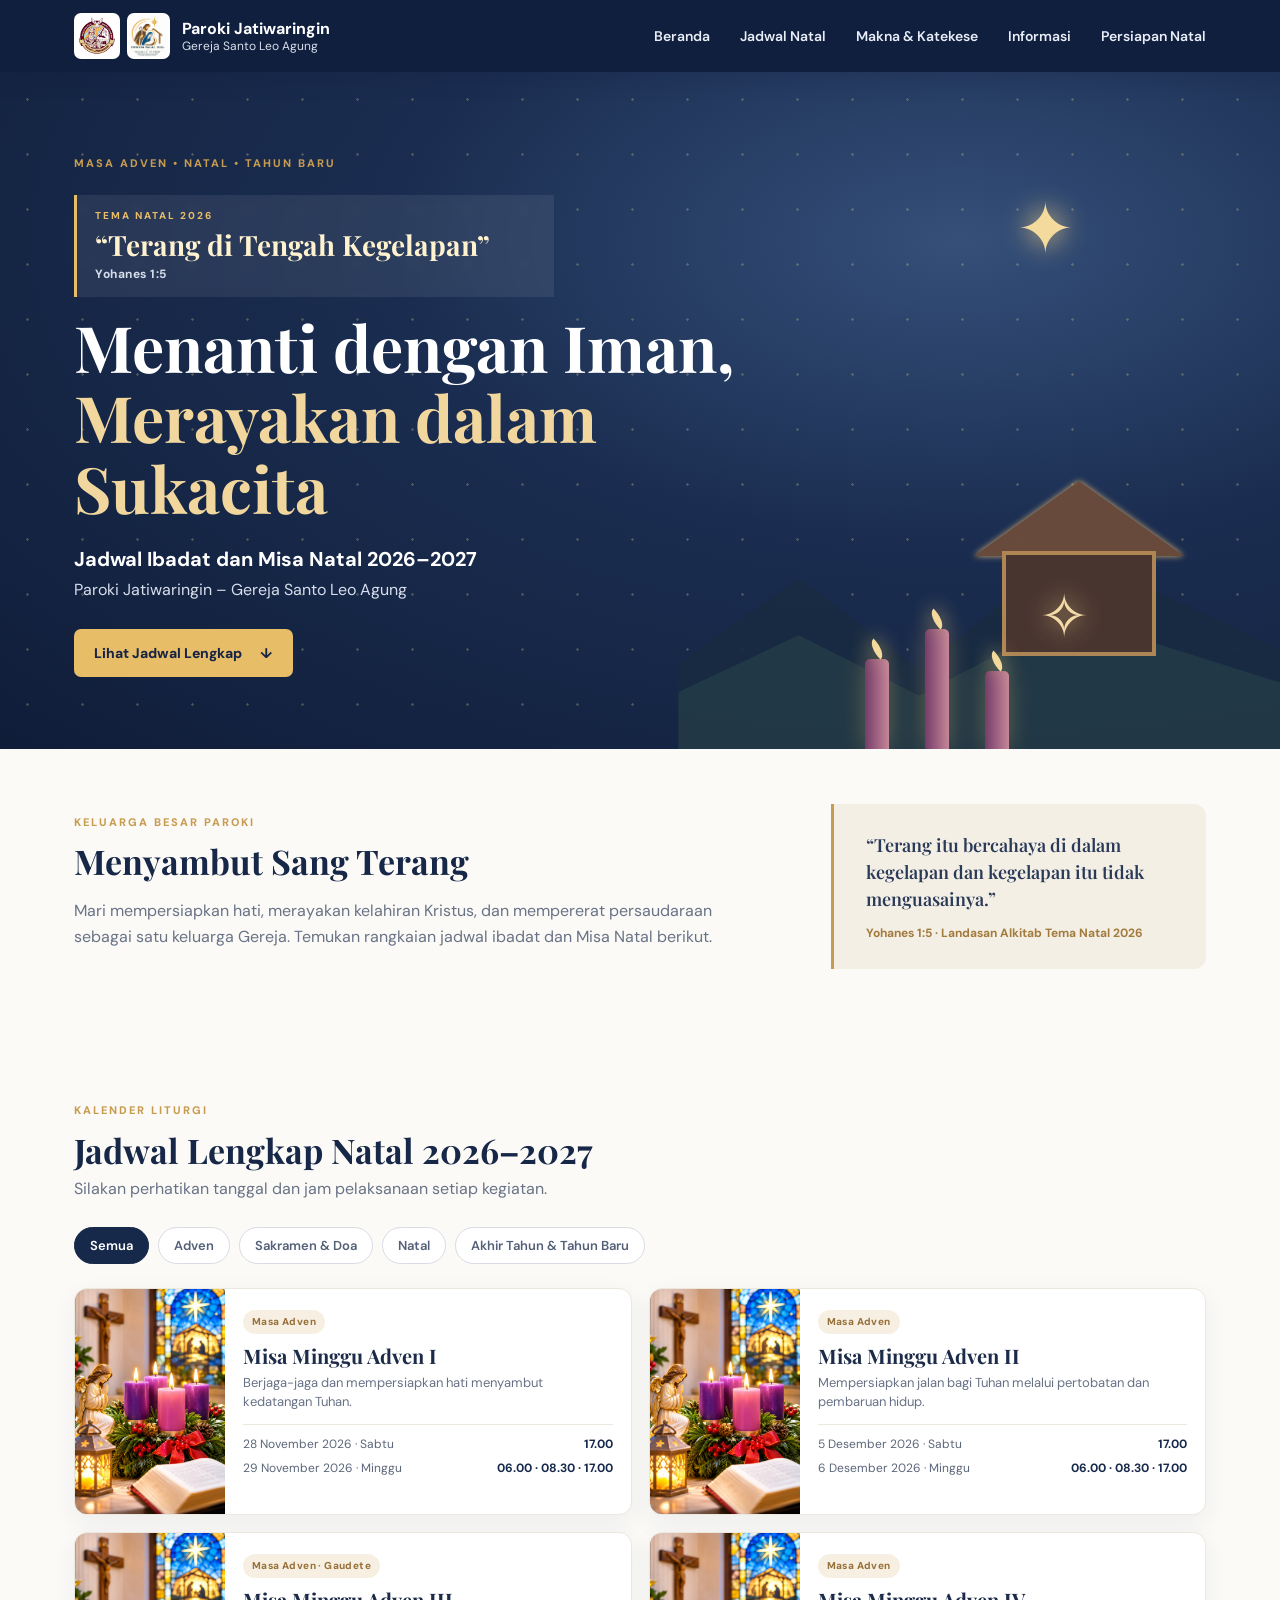
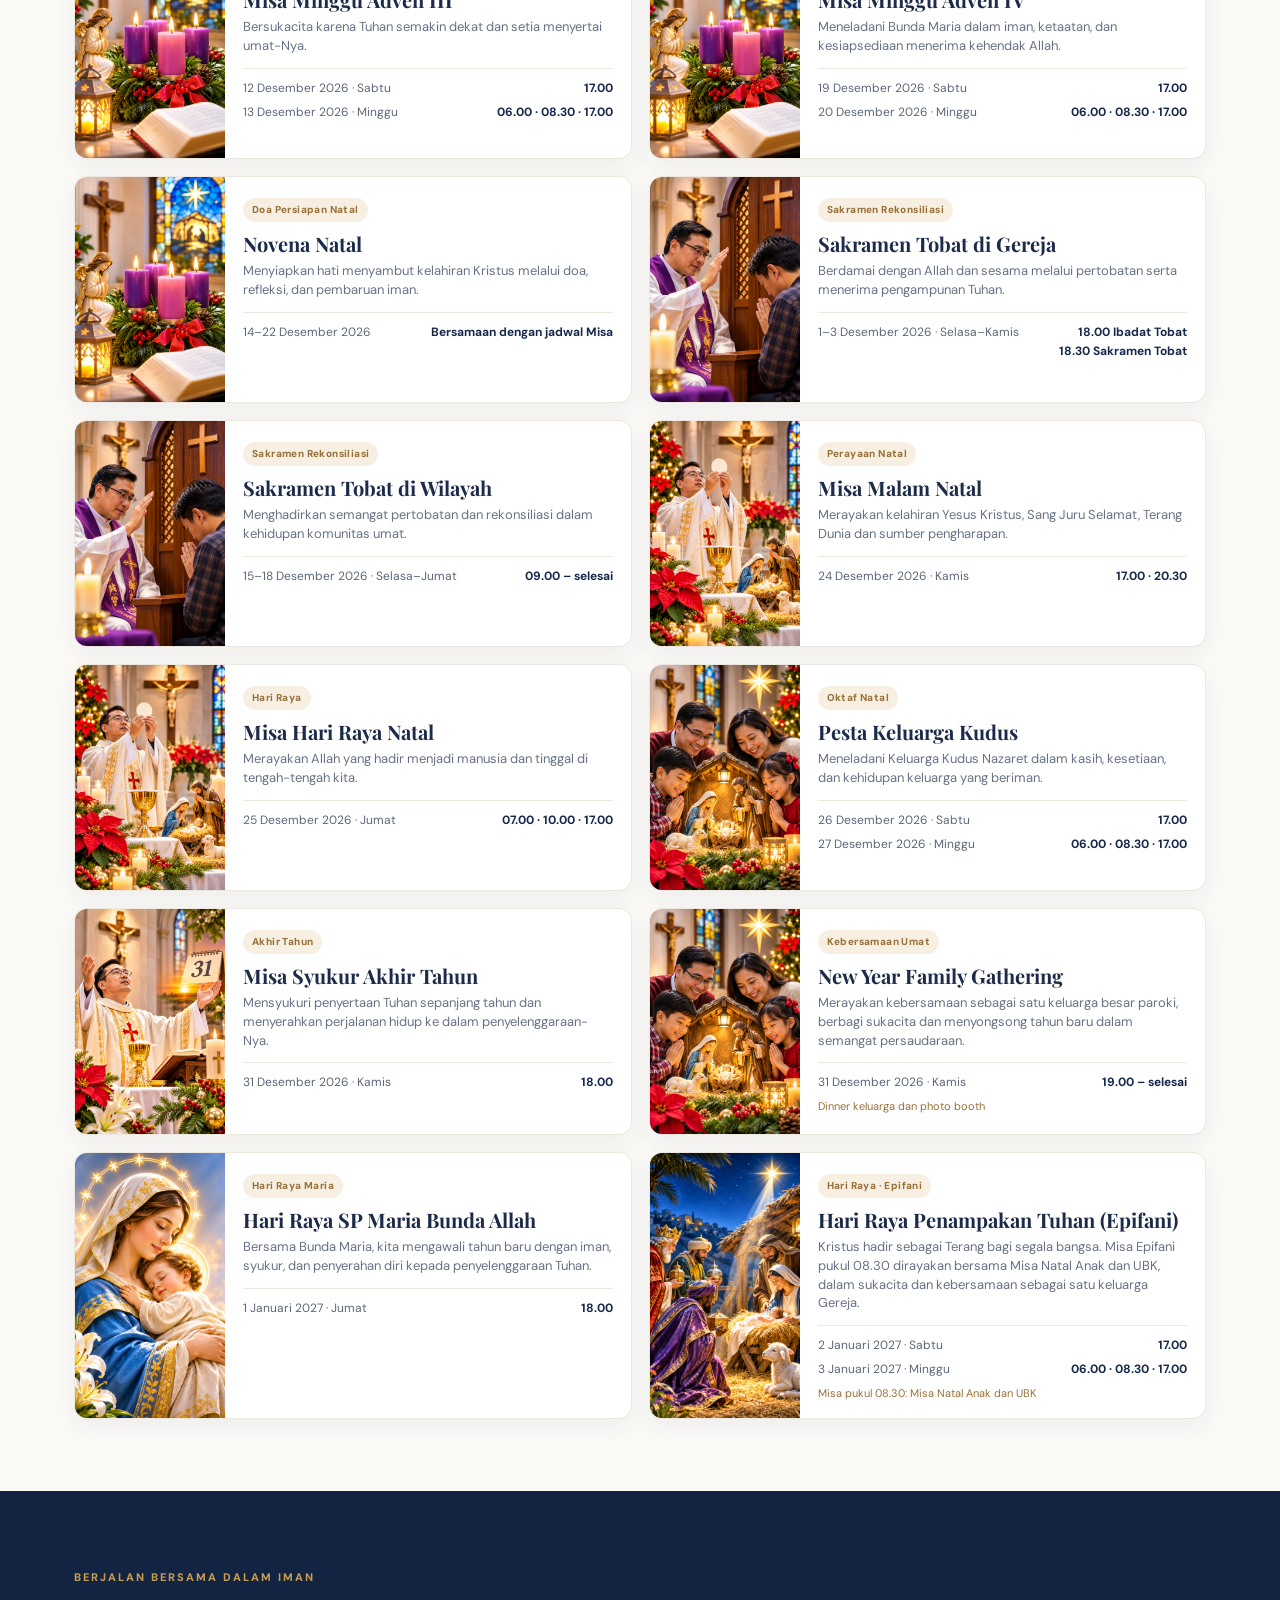
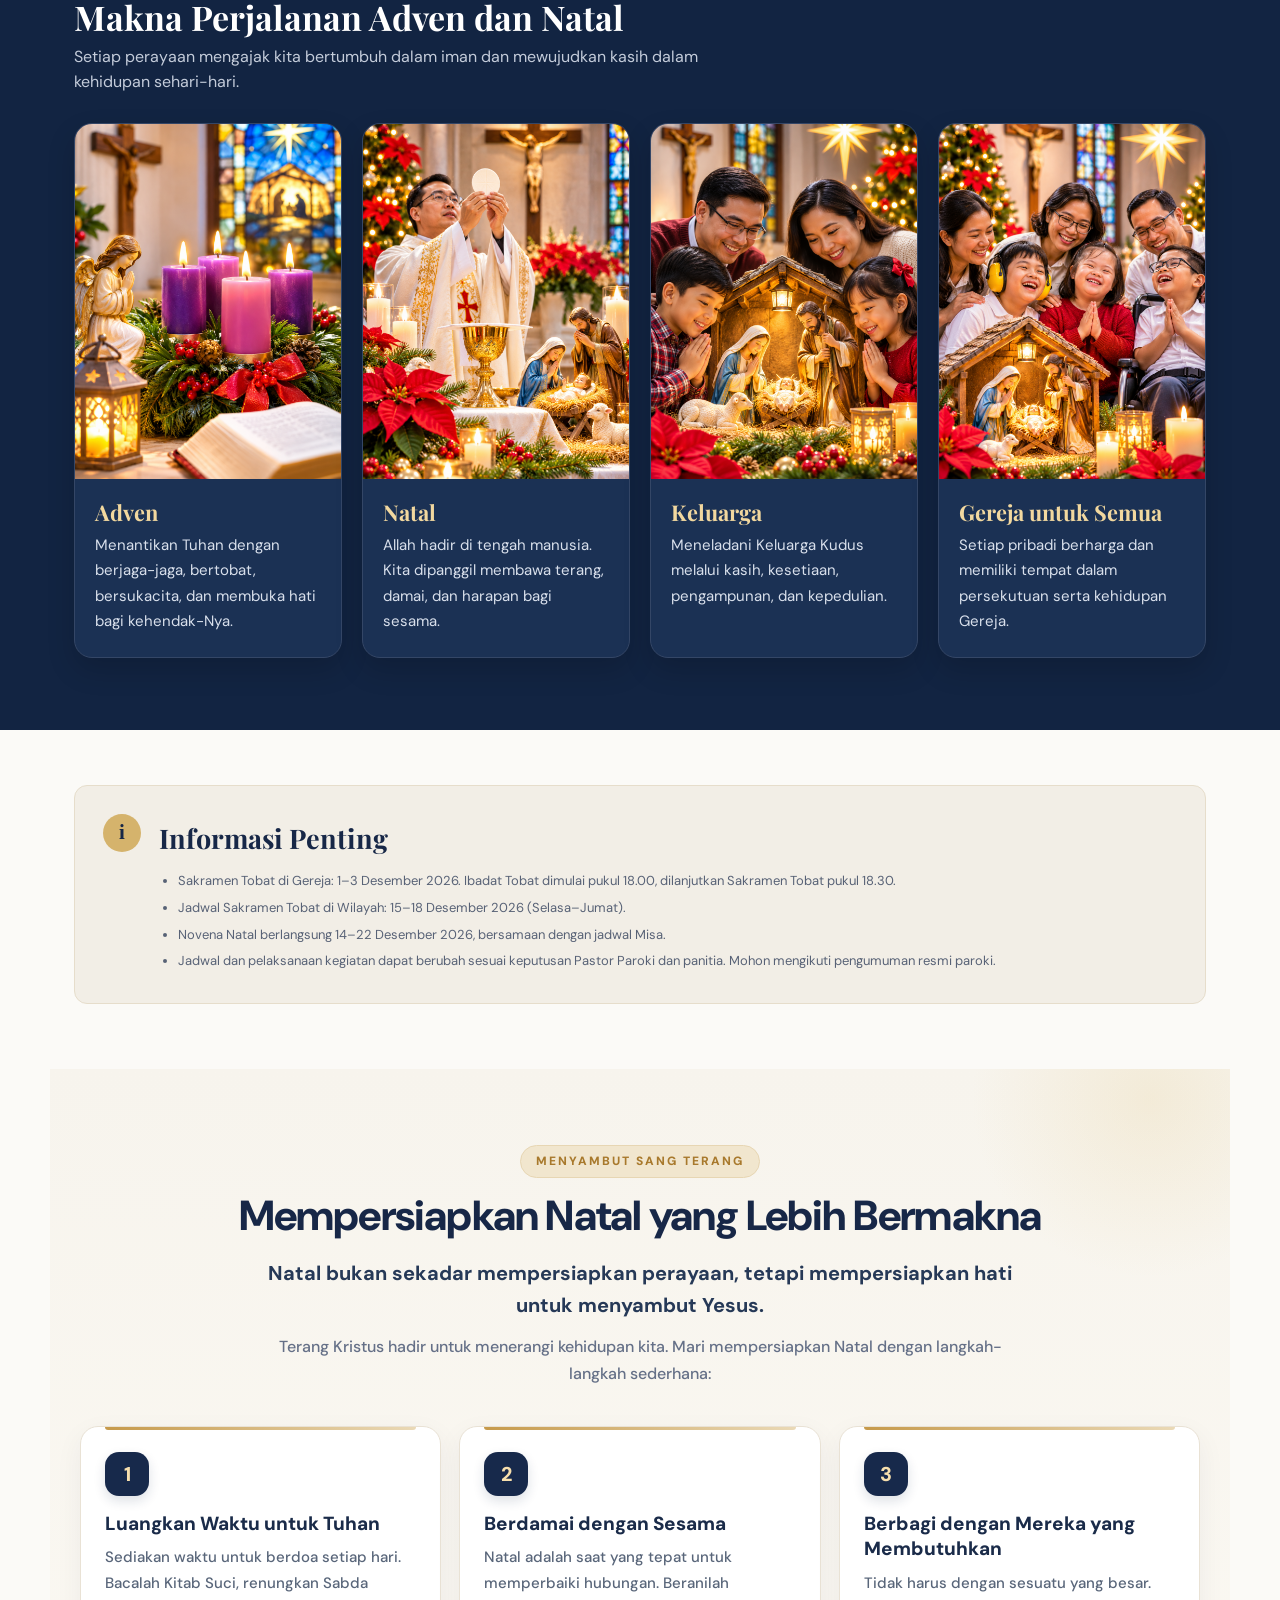
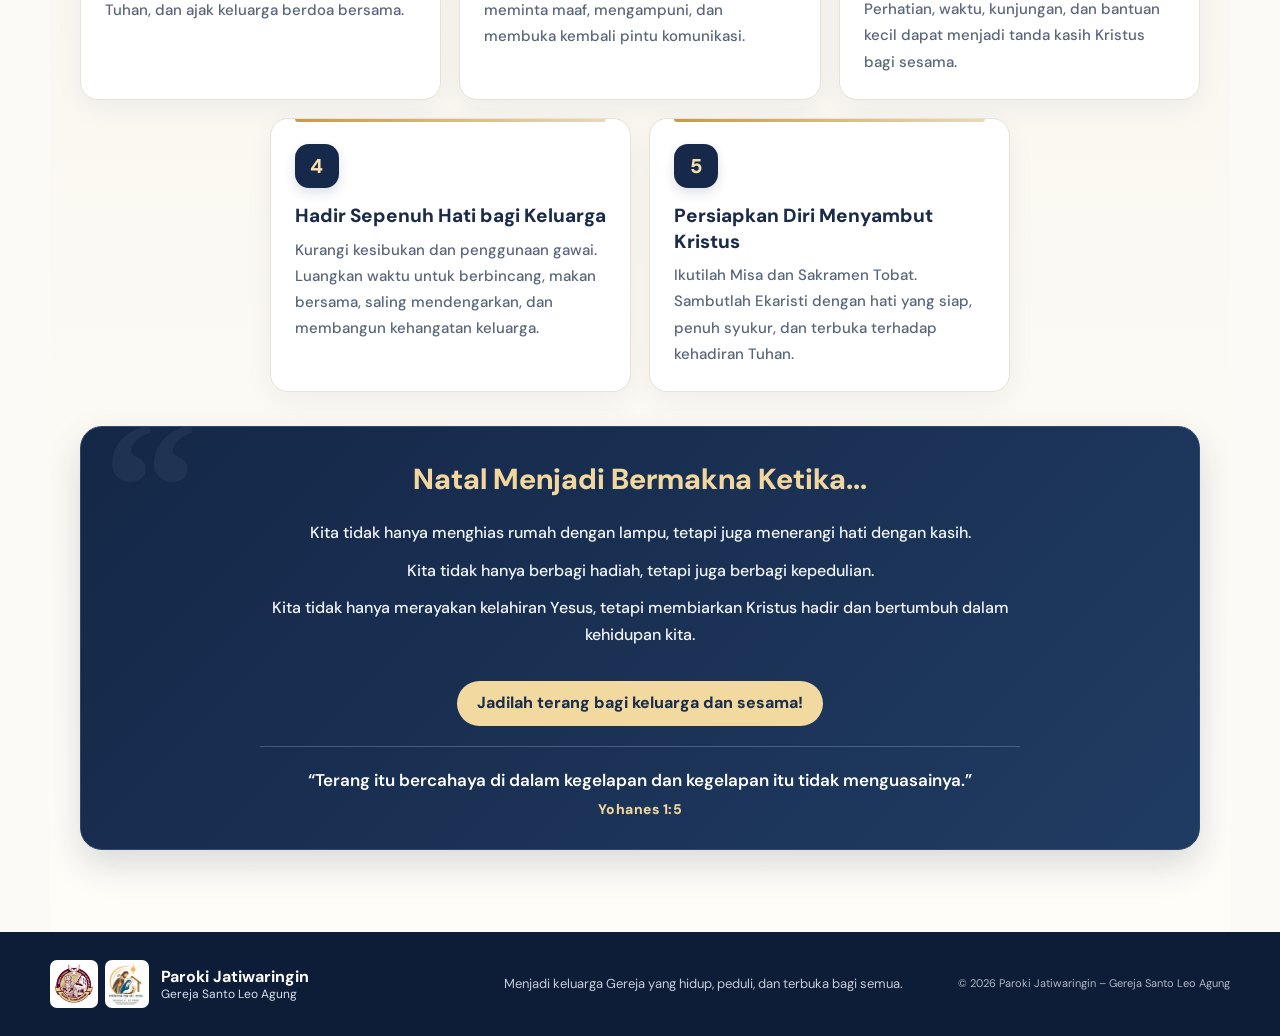
<file: index.html>
<!doctype html>
<html lang="id">
<head>
  <meta charset="utf-8">
  <meta name="viewport" content="width=device-width, initial-scale=1">
  <meta name="theme-color" content="#10264b">
  <meta name="description" content="Jadwal Ibadat dan Misa Natal 2026–2027 Paroki Jatiwaringin – Gereja St. Leo Agung. Tema Natal: Terang di Tengah Kegelapan (Yohanes 1:5).">
  <title>Jadwal Natal 2026–2027 | Paroki Jatiwaringin – Gereja St. Leo Agung</title>
  <meta property="og:type" content="website">
  <meta property="og:locale" content="id_ID">
  <meta property="og:title" content="Jadwal Natal 2026–2027 | Paroki Jatiwaringin – Gereja St. Leo Agung">
  <meta property="og:description" content="Jadwal Ibadat dan Misa Natal 2026–2027. Mari menyambut Sang Terang bersama keluarga dan umat Paroki Jatiwaringin – Gereja St. Leo Agung.">
  <meta name="twitter:card" content="summary">
  <link rel="preconnect" href="https://fonts.googleapis.com">
  <link rel="preconnect" href="https://fonts.gstatic.com" crossorigin>
  <link href="https://fonts.googleapis.com/css2?family=DM+Sans:wght@400;500;600;700;800&family=Playfair+Display:wght@600;700;800&display=swap" rel="stylesheet">
  <link rel="stylesheet" href="style.css">

<style id="preparation-natal-redesign">
/* Redesain khusus bagian persiapan Natal — mandiri di index.html */
.preparation-section{
  position:relative; overflow:hidden;
  background:linear-gradient(180deg,#f7f4ed 0%,#fffdf8 100%);
  padding:76px 24px 82px;
}
.preparation-section:before{
  content:""; position:absolute; width:360px;height:360px;border-radius:50%;
  background:radial-gradient(circle,#ead8ad55 0%,#ead8ad00 70%);
  top:-150px;right:-100px;pointer-events:none;
}
.preparation-wrap{position:relative;max-width:1120px;margin:0 auto}
.preparation-heading{max-width:850px;margin:0 auto 38px;text-align:center}
.preparation-heading .section-kicker{
  display:inline-block;color:#a8792c;background:#f1e6ce;border:1px solid #e7d6b3;
  border-radius:999px;padding:8px 15px;font:800 12px/1.2 "DM Sans",Arial,sans-serif;
  letter-spacing:2px;margin-bottom:13px
}
.preparation-heading h2{
  font:800 clamp(29px,4vw,42px)/1.18 "DM Sans",Arial,sans-serif;
  letter-spacing:-.8px;color:#172747;margin:0 0 17px
}
.preparation-lead{
  max-width:760px;margin:0 auto 12px;color:#263957;
  font:700 clamp(17px,2vw,20px)/1.6 "DM Sans",Arial,sans-serif
}
.preparation-intro{max-width:760px;margin:0 auto;color:#657087;font:500 16px/1.7 "DM Sans",Arial,sans-serif}
.preparation-grid{display:grid;grid-template-columns:repeat(6,minmax(0,1fr));gap:18px}
.preparation-card{
  grid-column:span 2;position:relative;display:flex;flex-direction:column;gap:15px;
  min-height:220px;padding:25px 24px 24px;background:#fff;
  border:1px solid #e9e2d5;border-radius:18px;
  box-shadow:0 9px 28px rgba(27,42,68,.055);
  transition:transform .2s ease,box-shadow .2s ease
}
.preparation-card:nth-child(4){grid-column:2/span 2}
.preparation-card:nth-child(5){grid-column:4/span 2}
.preparation-card:after{
  content:"";position:absolute;left:24px;right:24px;top:0;height:3px;
  border-radius:0 0 5px 5px;background:linear-gradient(90deg,#c69a4b,#ead9b6)
}
.preparation-number{
  display:grid;place-items:center;width:44px;height:44px;flex:0 0 44px;
  border-radius:14px;background:#17294b;color:#f7dfad;
  font:800 20px/1 "DM Sans",Arial,sans-serif;box-shadow:0 5px 12px #17294b24
}
.preparation-card h3{
  margin:0 0 8px;color:#1a2b49;font:800 19px/1.35 "DM Sans",Arial,sans-serif
}
.preparation-card p{margin:0;color:#59667a;font:500 15px/1.75 "DM Sans",Arial,sans-serif}
.preparation-reflection{
  position:relative;margin-top:34px;padding:34px 38px 30px;
  overflow:hidden;text-align:center;color:#fff;
  background:linear-gradient(135deg,#142747 0%,#203b62 100%);
  border:1px solid #30496b;border-radius:22px;
  box-shadow:0 15px 35px rgba(20,39,71,.16)
}
.preparation-reflection:before{
  content:"“";position:absolute;top:-35px;left:22px;color:#ffffff0d;
  font: bold 190px/1 Georgia,serif;pointer-events:none
}
.preparation-reflection h3{
  position:relative;margin:0 0 22px;color:#f1d69e;
  font:800 clamp(23px,3vw,29px)/1.25 "DM Sans",Arial,sans-serif
}
.preparation-reflection p{
  position:relative;max-width:800px;margin:10px auto;color:#f2f5fa;
  font:500 16px/1.7 "DM Sans",Arial,sans-serif
}
.preparation-callout{
  position:relative;display:inline-block;margin:23px 0 20px;padding:11px 20px;
  color:#1b2d4a;background:#f2d99f;border-radius:999px;
  font:800 16px/1.4 "DM Sans",Arial,sans-serif
}
.preparation-reflection blockquote{
  position:relative;max-width:760px;margin:0 auto;padding:19px 10px 0;
  border-top:1px solid #ffffff35;color:#fff;
  font:600 17px/1.65 "DM Sans",Arial,sans-serif
}
.preparation-reflection cite{
  display:block;margin-top:6px;color:#f1d69e;
  font:800 14px/1.4 "DM Sans",Arial,sans-serif;font-style:normal;letter-spacing:.5px
}
@media(max-width:850px){
  .preparation-grid{grid-template-columns:repeat(2,minmax(0,1fr))}
  .preparation-card,.preparation-card:nth-child(4),.preparation-card:nth-child(5){grid-column:auto}
  .preparation-card:last-child{grid-column:1/-1}
}
@media(max-width:600px){
  .preparation-section{padding:52px 18px 58px}
  .preparation-heading{text-align:left;margin-bottom:25px}
  .preparation-heading .section-kicker{font-size:10px}
  .preparation-heading h2{font-size:29px}
  .preparation-lead{font-size:17px}
  .preparation-intro{font-size:15px}
  .preparation-grid{grid-template-columns:1fr;gap:13px}
  .preparation-card,.preparation-card:last-child{grid-column:auto;min-height:0;padding:22px}
  .preparation-card h3{font-size:18px}
  .preparation-card p{font-size:15px}
  .preparation-reflection{margin-top:23px;padding:28px 20px 24px;border-radius:18px}
  .preparation-reflection p{font-size:15px}
  .preparation-callout{font-size:14px;padding:10px 15px}
  .preparation-reflection blockquote{font-size:15px}
}
</style>


<style id="meaning-section-portrait-layout">
/* Makna Perjalanan Adven dan Natal: kartu portrait dengan foto penuh */
.meaning-section .meaning-grid{
  display:grid;
  grid-template-columns:repeat(4,minmax(0,1fr));
  gap:20px;
  align-items:stretch;
}
.meaning-section .meaning-grid article{
  display:flex;
  flex-direction:column;
  min-width:0;
  padding:0 0 22px;
  overflow:hidden;
  border-radius:18px;
  background:#1b3154;
  border:1px solid #344666;
  box-shadow:0 12px 28px rgba(0,0,0,.16);
}
.meaning-section .meaning-grid article img{
  display:block;
  width:100%;
  height:auto;
  aspect-ratio:3 / 4;
  object-fit:cover;
  object-position:center;
  border-radius:0;
}
.meaning-section .meaning-grid article h3{
  margin:19px 20px 8px;
  font-size:clamp(20px,1.7vw,24px);
  line-height:1.25;
}
.meaning-section .meaning-grid article p{
  margin:0 20px;
  font-size:15px;
  line-height:1.7;
  color:#d9e0ec;
}
@media(max-width:980px){
  .meaning-section .meaning-grid{grid-template-columns:repeat(2,minmax(0,1fr));gap:16px}
  .meaning-section .meaning-grid article img{aspect-ratio:4 / 5}
}
@media(max-width:600px){
  .meaning-section .meaning-grid{grid-template-columns:1fr;gap:20px}
  .meaning-section .meaning-grid article img{
    aspect-ratio:4 / 5;
    width:100%;
    object-fit:cover;
  }
  .meaning-section .meaning-grid article{padding-bottom:20px}
  .meaning-section .meaning-grid article h3{margin:17px 18px 7px;font-size:23px}
  .meaning-section .meaning-grid article p{margin:0 18px;font-size:16px;line-height:1.65}
}
</style>


</head>
<body>
<header class="site-header">
  <div class="nav-wrap">
    <a class="brand" href="#beranda" aria-label="Panitia Natal 2026 dan Paroki Santo Leo Agung">
      <span class="brand-logos">
        <img src="assets/Logo Paroki Jatiwaringin.jpeg" alt="Logo Paroki Jatiwaringin" class="logo-paroki">
        <img src="assets/Logo.png" alt="Logo Panitia Natal 2026 Wilayah 6 St. Yosef" class="logo-panitia">
      </span>
      <span><strong>Paroki Jatiwaringin</strong><small>Gereja Santo Leo Agung</small></span>
    </a>
    <button class="menu-toggle" aria-label="Buka menu" aria-expanded="false">☰</button>
    <nav class="nav-links">
      <a href="#beranda">Beranda</a><a href="#jadwal">Jadwal Natal</a><a href="#makna">Makna & Katekese</a><a href="#informasi">Informasi</a>
        <a href="#persiapan-natal">Persiapan Natal</a>
    </nav>
  </div>
</header>

<main>
<section class="hero" id="beranda">
  <div class="hero-content">
    <p class="eyebrow">Masa Adven • Natal • Tahun Baru</p>
    <div class="theme-line"><span class="theme-label">TEMA NATAL 2026</span><strong>“Terang di Tengah Kegelapan”</strong><span class="theme-scripture">Yohanes 1:5</span></div>
    <h1>Menanti dengan Iman,<br><em>Merayakan dalam Sukacita</em></h1>
    <p class="hero-subtitle">Jadwal Ibadat dan Misa Natal 2026–2027</p>
    <p class="parish-name">Paroki Jatiwaringin – Gereja Santo Leo Agung</p>
    <a class="primary-btn" href="#jadwal">Lihat Jadwal Lengkap <span>↓</span></a>
  </div>
  <div class="hero-art" aria-hidden="true">
    <div class="star">✦</div><div class="hill hill-one"></div><div class="hill hill-two"></div>
    <div class="manger"><div class="roof"></div><div class="stable"></div><div class="holy-family">✧</div></div>
    <div class="candle candle-one"></div><div class="candle candle-two"></div><div class="candle candle-three"></div>
  </div>
</section>

<section class="intro section-shell">
  <div class="intro-copy">
    <span class="section-kicker">Keluarga Besar Paroki</span>
    <h2>Menyambut Sang Terang</h2>
    <p>Mari mempersiapkan hati, merayakan kelahiran Kristus, dan mempererat persaudaraan sebagai satu keluarga Gereja. Temukan rangkaian jadwal ibadat dan Misa Natal berikut.</p>
  </div>
  <div class="intro-verse"><span>“Terang itu bercahaya di dalam kegelapan dan kegelapan itu tidak menguasainya.”</span><small>Yohanes 1:5 · Landasan Alkitab Tema Natal 2026</small></div>
</section>

<section class="section-shell" id="jadwal">
  <div class="section-heading">
    <div><span class="section-kicker">Kalender Liturgi</span><h2>Jadwal Lengkap Natal 2026–2027</h2><p>Silakan perhatikan tanggal dan jam pelaksanaan setiap kegiatan.</p></div>
  </div>
  <div class="filter-row" role="group" aria-label="Filter jadwal">
    <button class="filter active" data-filter="semua">Semua</button>
    <button class="filter" data-filter="adven">Adven</button>
    <button class="filter" data-filter="sakramen">Sakramen & Doa</button>
    <button class="filter" data-filter="natal">Natal</button>
    <button class="filter" data-filter="tahun-baru">Akhir Tahun & Tahun Baru</button>
  </div>
  <div class="schedule-list" id="scheduleList">
    <article class="event-card" data-category="adven">
      <img src="assets/adven.svg" alt="Lilin Adven" class="event-image">
      <div class="event-main"><span class="tag">Masa Adven</span><h3>Misa Minggu Adven I</h3><p>Berjaga-jaga dan mempersiapkan hati menyambut kedatangan Tuhan.</p><div class="event-dates"><span>28 November 2026 · Sabtu</span><b>17.00</b><span>29 November 2026 · Minggu</span><b>06.00 · 08.30 · 17.00</b></div></div>
    </article>
    <article class="event-card" data-category="adven">
      <img src="assets/adven.svg" alt="Lilin Adven" class="event-image">
      <div class="event-main"><span class="tag">Masa Adven</span><h3>Misa Minggu Adven II</h3><p>Mempersiapkan jalan bagi Tuhan melalui pertobatan dan pembaruan hidup.</p><div class="event-dates"><span>5 Desember 2026 · Sabtu</span><b>17.00</b><span>6 Desember 2026 · Minggu</span><b>06.00 · 08.30 · 17.00</b></div></div>
    </article>
    <article class="event-card" data-category="adven">
      <img src="assets/adven.svg" alt="Lilin Adven ketiga" class="event-image">
      <div class="event-main"><span class="tag">Masa Adven · Gaudete</span><h3>Misa Minggu Adven III</h3><p>Bersukacita karena Tuhan semakin dekat dan setia menyertai umat-Nya.</p><div class="event-dates"><span>12 Desember 2026 · Sabtu</span><b>17.00</b><span>13 Desember 2026 · Minggu</span><b>06.00 · 08.30 · 17.00</b></div></div>
    </article>
    <article class="event-card" data-category="adven">
      <img src="assets/adven.svg" alt="Lilin Adven keempat" class="event-image">
      <div class="event-main"><span class="tag">Masa Adven</span><h3>Misa Minggu Adven IV</h3><p>Meneladani Bunda Maria dalam iman, ketaatan, dan kesiapsediaan menerima kehendak Allah.</p><div class="event-dates"><span>19 Desember 2026 · Sabtu</span><b>17.00</b><span>20 Desember 2026 · Minggu</span><b>06.00 · 08.30 · 17.00</b></div></div>
    </article>
    <article class="event-card" data-category="sakramen">
      <img src="assets/adven.svg" alt="Doa menyambut Natal" class="event-image">
      <div class="event-main"><span class="tag">Doa Persiapan Natal</span><h3>Novena Natal</h3><p>Menyiapkan hati menyambut kelahiran Kristus melalui doa, refleksi, dan pembaruan iman.</p><div class="event-dates"><span>14–22 Desember 2026</span><b>Bersamaan dengan jadwal Misa</b></div></div>
    </article>
    <article class="event-card" data-category="sakramen">
      <img src="assets/tobat.svg" alt="Salib sebagai lambang pertobatan" class="event-image">
      <div class="event-main"><span class="tag">Sakramen Rekonsiliasi</span><h3>Sakramen Tobat di Gereja</h3><p>Berdamai dengan Allah dan sesama melalui pertobatan serta menerima pengampunan Tuhan.</p><div class="event-dates"><span>1–3 Desember 2026 · Selasa–Kamis</span><b>18.00 Ibadat Tobat<br>18.30 Sakramen Tobat</b></div></div>
    </article>
    <article class="event-card" data-category="sakramen">
      <img src="assets/tobat.svg" alt="Simbol pertobatan" class="event-image">
      <div class="event-main"><span class="tag">Sakramen Rekonsiliasi</span><h3>Sakramen Tobat di Wilayah</h3><p>Menghadirkan semangat pertobatan dan rekonsiliasi dalam kehidupan komunitas umat.</p><div class="event-dates"><span>15–18 Desember 2026 · Selasa–Jumat</span><b>09.00 – selesai</b></div></div>
    </article>
    <article class="event-card" data-category="natal">
      <img src="assets/natal.svg" alt="Kelahiran Yesus di Betlehem" class="event-image">
      <div class="event-main"><span class="tag">Perayaan Natal</span><h3>Misa Malam Natal</h3><p>Merayakan kelahiran Yesus Kristus, Sang Juru Selamat, Terang Dunia dan sumber pengharapan.</p><div class="event-dates"><span>24 Desember 2026 · Kamis</span><b>17.00 · 20.30</b></div></div>
    </article>
    <article class="event-card" data-category="natal">
      <img src="assets/natal.svg" alt="Kandang Natal" class="event-image">
      <div class="event-main"><span class="tag">Hari Raya</span><h3>Misa Hari Raya Natal</h3><p>Merayakan Allah yang hadir menjadi manusia dan tinggal di tengah-tengah kita.</p><div class="event-dates"><span>25 Desember 2026 · Jumat</span><b>07.00 · 10.00 · 17.00</b></div></div>
    </article>
    <article class="event-card" data-category="natal">
      <img src="assets/keluarga.svg" alt="Keluarga dalam kebersamaan" class="event-image">
      <div class="event-main"><span class="tag">Oktaf Natal</span><h3>Pesta Keluarga Kudus</h3><p>Meneladani Keluarga Kudus Nazaret dalam kasih, kesetiaan, dan kehidupan keluarga yang beriman.</p><div class="event-dates"><span>26 Desember 2026 · Sabtu</span><b>17.00</b><span>27 Desember 2026 · Minggu</span><b>06.00 · 08.30 · 17.00</b></div></div>
    </article>
    <article class="event-card" data-category="tahun-baru">
      <img src="assets/syukur.svg" alt="Cahaya malam penuh syukur" class="event-image">
      <div class="event-main"><span class="tag">Akhir Tahun</span><h3>Misa Syukur Akhir Tahun</h3><p>Mensyukuri penyertaan Tuhan sepanjang tahun dan menyerahkan perjalanan hidup ke dalam penyelenggaraan-Nya.</p><div class="event-dates"><span>31 Desember 2026 · Kamis</span><b>18.00</b></div></div>
    </article>
    <article class="event-card" data-category="tahun-baru">
      <img src="assets/keluarga.svg" alt="Kebersamaan keluarga" class="event-image">
      <div class="event-main"><span class="tag">Kebersamaan Umat</span><h3>New Year Family Gathering</h3><p>Merayakan kebersamaan sebagai satu keluarga besar paroki, berbagi sukacita dan menyongsong tahun baru dalam semangat persaudaraan.</p><div class="event-dates"><span>31 Desember 2026 · Kamis</span><b>19.00 – selesai</b><small>Dinner keluarga dan photo booth</small></div></div>
    </article>
    <article class="event-card" data-category="tahun-baru">
      <!-- Gambar Maria Bunda Allah -->
      <img src="assets/maria-bunda-allah.svg" alt="Hari Raya Santa Perawan Maria Bunda Allah" class="event-image">
      <div class="event-main"><span class="tag">Hari Raya Maria</span><h3>Hari Raya SP Maria Bunda Allah</h3><p>Bersama Bunda Maria, kita mengawali tahun baru dengan iman, syukur, dan penyerahan diri kepada penyelenggaraan Tuhan.</p><div class="event-dates"><span>1 Januari 2027 · Jumat</span><b>18.00</b></div></div>
    </article>
    <article class="event-card" data-category="natal">
      <img src="assets/epifani.svg" alt="Bintang penuntun orang Majus menuju Kanak-kanak Yesus" class="event-image">
      <div class="event-main"><span class="tag">Hari Raya · Epifani</span><h3>Hari Raya Penampakan Tuhan (Epifani)</h3><p>Kristus hadir sebagai Terang bagi segala bangsa. Misa Epifani pukul 08.30 dirayakan bersama Misa Natal Anak dan UBK, dalam sukacita dan kebersamaan sebagai satu keluarga Gereja.</p><div class="event-dates"><span>2 Januari 2027 · Sabtu</span><b>17.00</b><span>3 Januari 2027 · Minggu</span><b>06.00 · 08.30 · 17.00</b><small>Misa pukul 08.30: Misa Natal Anak dan UBK</small></div></div>
    </article>
  </div>
  <p class="no-results" id="noResults" hidden>Tidak ditemukan kegiatan yang sesuai.</p>
</section>

<section class="meaning-section" id="makna">
  <div class="section-shell">
    <div class="section-heading light-heading"><div><span class="section-kicker">Berjalan Bersama dalam Iman</span><h2>Makna Perjalanan Adven dan Natal</h2><p>Setiap perayaan mengajak kita bertumbuh dalam iman dan mewujudkan kasih dalam kehidupan sehari-hari.</p></div></div>
    <div class="meaning-grid">
      <article><img src="assets/adven.svg" alt=""><h3>Adven</h3><p>Menantikan Tuhan dengan berjaga-jaga, bertobat, bersukacita, dan membuka hati bagi kehendak-Nya.</p></article>
      <article><img src="assets/natal.svg" alt=""><h3>Natal</h3><p>Allah hadir di tengah manusia. Kita dipanggil membawa terang, damai, dan harapan bagi sesama.</p></article>
      <article><img src="assets/keluarga.svg" alt=""><h3>Keluarga</h3><p>Meneladani Keluarga Kudus melalui kasih, kesetiaan, pengampunan, dan kepedulian.</p></article>
      <article><img src="assets/ubk.svg" alt=""><h3>Gereja untuk Semua</h3><p>Setiap pribadi berharga dan memiliki tempat dalam persekutuan serta kehidupan Gereja.</p></article>
    </div>
  </div>
</section>

<section class="section-shell info-section" id="informasi">
  <div class="info-card">
    <div class="info-icon">i</div><div><h2>Informasi Penting</h2>
      <ul>
        <li>Sakramen Tobat di Gereja: 1–3 Desember 2026. Ibadat Tobat dimulai pukul 18.00, dilanjutkan Sakramen Tobat pukul 18.30.</li>
        <li>Jadwal Sakramen Tobat di Wilayah: 15–18 Desember 2026 (Selasa–Jumat).</li>
        <li>Novena Natal berlangsung 14–22 Desember 2026, bersamaan dengan jadwal Misa.</li>
                <li>Jadwal dan pelaksanaan kegiatan dapat berubah sesuai keputusan Pastor Paroki dan panitia. Mohon mengikuti pengumuman resmi paroki.</li>
      </ul>
    </div>
  </div>
</section>

<section class="section-shell preparation-section" id="persiapan-natal" aria-labelledby="preparation-title">
  <div class="preparation-wrap">
    <div class="preparation-heading">
      <span class="section-kicker">MENYAMBUT SANG TERANG</span>
      <h2 id="preparation-title">Mempersiapkan Natal yang Lebih Bermakna</h2>
      <p class="preparation-lead">Natal bukan sekadar mempersiapkan perayaan, tetapi mempersiapkan hati untuk menyambut Yesus.</p>
      <p class="preparation-intro">Terang Kristus hadir untuk menerangi kehidupan kita. Mari mempersiapkan Natal dengan langkah-langkah sederhana:</p>
    </div>

    <div class="preparation-grid">
      <article class="preparation-card">
        <span class="preparation-number">1</span>
        <div><h3>Luangkan Waktu untuk Tuhan</h3><p>Sediakan waktu untuk berdoa setiap hari. Bacalah Kitab Suci, renungkan Sabda Tuhan, dan ajak keluarga berdoa bersama.</p></div>
      </article>
      <article class="preparation-card">
        <span class="preparation-number">2</span>
        <div><h3>Berdamai dengan Sesama</h3><p>Natal adalah saat yang tepat untuk memperbaiki hubungan. Beranilah meminta maaf, mengampuni, dan membuka kembali pintu komunikasi.</p></div>
      </article>
      <article class="preparation-card">
        <span class="preparation-number">3</span>
        <div><h3>Berbagi dengan Mereka yang Membutuhkan</h3><p>Tidak harus dengan sesuatu yang besar. Perhatian, waktu, kunjungan, dan bantuan kecil dapat menjadi tanda kasih Kristus bagi sesama.</p></div>
      </article>
      <article class="preparation-card">
        <span class="preparation-number">4</span>
        <div><h3>Hadir Sepenuh Hati bagi Keluarga</h3><p>Kurangi kesibukan dan penggunaan gawai. Luangkan waktu untuk berbincang, makan bersama, saling mendengarkan, dan membangun kehangatan keluarga.</p></div>
      </article>
      <article class="preparation-card">
        <span class="preparation-number">5</span>
        <div><h3>Persiapkan Diri Menyambut Kristus</h3><p>Ikutilah Misa dan Sakramen Tobat. Sambutlah Ekaristi dengan hati yang siap, penuh syukur, dan terbuka terhadap kehadiran Tuhan.</p></div>
      </article>
    </div>

    <div class="preparation-reflection">
      <h3>Natal Menjadi Bermakna Ketika...</h3>
      <p>Kita tidak hanya menghias rumah dengan lampu, tetapi juga menerangi hati dengan kasih.</p>
      <p>Kita tidak hanya berbagi hadiah, tetapi juga berbagi kepedulian.</p>
      <p>Kita tidak hanya merayakan kelahiran Yesus, tetapi membiarkan Kristus hadir dan bertumbuh dalam kehidupan kita.</p>
      <strong class="preparation-callout">Jadilah terang bagi keluarga dan sesama!</strong>
      <blockquote>“Terang itu bercahaya di dalam kegelapan dan kegelapan itu tidak menguasainya.”<cite>Yohanes 1:5</cite></blockquote>
    </div>
  </div>
</section>

</main>

<footer id="kontak">
  <div class="footer-inner"><div class="footer-brand"><span class="brand-logos"><img src="assets/Logo Paroki Jatiwaringin.jpeg" alt="Logo Paroki Jatiwaringin" class="logo-paroki"><img src="assets/Logo.png" alt="Logo Panitia Natal 2026" class="logo-panitia"></span><div><strong>Paroki Jatiwaringin</strong><small>Gereja Santo Leo Agung</small></div></div><p>Menjadi keluarga Gereja yang hidup, peduli, dan terbuka bagi semua.</p><small>© 2026 Paroki Jatiwaringin – Gereja Santo Leo Agung</small></div>
</footer>
<script src="script.js"></script>
</body></html>
</file>
<file: style.css>
*{box-sizing:border-box}html{scroll-behavior:smooth;scroll-padding-top:88px}body{margin:0;color:#1b2740;background:#fbfaf7;font-family:"DM Sans",Arial,sans-serif;line-height:1.6}.site-header{position:sticky;top:0;z-index:20;background:#101f3d;color:#fff;box-shadow:0 5px 24px #0b173326}.nav-wrap{max-width:1180px;margin:auto;padding:13px 24px;display:flex;align-items:center;justify-content:space-between}.brand,.footer-brand{display:flex;align-items:center;gap:12px;color:#fff;text-decoration:none}.brand-mark{width:38px;height:38px;display:grid;place-items:center;border:1px solid #d8b56e;border-radius:50%;color:#f3d48e;font-size:22px}.brand strong,.brand small,.footer-brand strong,.footer-brand small{display:block;line-height:1.25}.brand small,.footer-brand small{font-size:12px;color:#d9dfec}.nav-links{display:flex;gap:30px}.nav-links a{color:#e8edf7;text-decoration:none;font-size:14px;font-weight:600}.nav-links a:hover{color:#f4cf7e}.menu-toggle{display:none;background:none;border:0;color:white;font-size:25px}.hero{position:relative;overflow:hidden;min-height:480px;background:radial-gradient(ellipse at 75% 25%,#354f79 0,#1a2d50 42%,#101d39 100%);color:#fff;display:flex;align-items:center}.hero:before{content:"";position:absolute;inset:0;background-image:radial-gradient(#f9df9c 1px,transparent 1.5px);background-size:55px 55px;opacity:.24}.hero-content{position:relative;z-index:2;width:min(1180px,100%);margin:auto;padding:72px 24px}.eyebrow,.section-kicker{color:#c89c50;text-transform:uppercase;letter-spacing:2px;font-size:11px;font-weight:800}.hero h1{font:700 clamp(38px,5vw,66px)/1.1 "Playfair Display",Georgia,serif;max-width:720px;margin:15px 0;color:#fff}.hero h1 em{color:#f1d79e;font-style:normal}.hero-subtitle{font-size:20px;font-weight:700;margin:20px 0 0}.parish-name{color:#d7deec;margin:2px 0 26px}.primary-btn{display:inline-flex;gap:18px;align-items:center;padding:13px 20px;background:#e8bd68;color:#172443;text-decoration:none;border-radius:7px;font-weight:800;font-size:14px}.hero-art{position:absolute;right:0;bottom:0;width:47%;height:100%;opacity:.95}.star{position:absolute;right:34%;top:15%;font-size:70px;color:#ffe3a0;text-shadow:0 0 28px #ffdb87}.hill{position:absolute;bottom:0;width:100%;height:42%;clip-path:polygon(0 70%,20% 40%,40% 72%,65% 30%,100% 65%,100% 100%,0 100%)}.hill-one{background:#182b42}.hill-two{height:28%;background:#253c48;opacity:.8}.manger{position:absolute;right:16%;bottom:13%;width:210px;height:180px}.roof{position:absolute;left:0;top:0;width:0;height:0;border-left:105px solid transparent;border-right:105px solid transparent;border-bottom:75px solid #6d4c3b;filter:drop-shadow(0 0 3px #e3b975)}.stable{position:absolute;left:28px;top:70px;width:154px;height:105px;background:#4c362f;border:4px solid #b78a55}.holy-family{position:absolute;top:88px;left:65px;color:#ffe6ad;font-size:60px;text-shadow:0 0 24px #f4d58d}.candle{position:absolute;bottom:0;width:24px;height:120px;border-radius:5px 5px 0 0;background:linear-gradient(90deg,#7a3f6c,#d08c9d);box-shadow:0 0 25px #edc46b55}.candle:before{content:"";position:absolute;width:10px;height:20px;background:#ffe3a0;border-radius:100% 0 100% 0;transform:rotate(-45deg);top:-20px;left:7px;box-shadow:0 0 20px #ffd77c}.candle-one{right:65%;height:90px}.candle-two{right:55%;height:120px}.candle-three{right:45%;height:78px}.section-shell{max-width:1180px;margin:auto;padding:72px 24px}.intro{display:grid;grid-template-columns:1.3fr .7fr;gap:60px;align-items:center;padding-top:55px;padding-bottom:55px}.intro h2,.section-heading h2,.info-card h2{font:700 34px/1.2 "Playfair Display",Georgia,serif;margin:8px 0 14px;color:#172747}.intro-copy p,.section-heading p{color:#697386;max-width:700px}.intro-verse{padding:28px 32px;border-left:3px solid #c89c50;background:#f4efe5;border-radius:0 12px 12px 0;font:600 18px/1.5 "Playfair Display",Georgia,serif;color:#293958}.intro-verse small{display:block;margin-top:12px;color:#a27b3d;font:700 12px "DM Sans",sans-serif}.section-heading{display:flex;justify-content:space-between;align-items:end;gap:30px;margin-bottom:25px}.section-heading h2{margin-bottom:6px}.section-heading p{margin:0}.search-wrap{min-width:220px}.search-wrap label{display:block;font-size:12px;font-weight:700;margin-bottom:5px}.search-wrap input{width:100%;padding:11px 13px;border:1px solid #d8dce4;border-radius:7px;font:inherit;background:white}.filter-row{display:flex;gap:9px;flex-wrap:wrap;margin:24px 0}.filter{border:1px solid #d9dce4;background:#fff;color:#536078;padding:9px 15px;border-radius:30px;font:600 13px "DM Sans",sans-serif;cursor:pointer}.filter.active,.filter:hover{background:#17294b;color:#fff;border-color:#17294b}.schedule-list{display:grid;grid-template-columns:repeat(2,minmax(0,1fr));gap:17px}.event-card{display:grid;grid-template-columns:150px 1fr;overflow:hidden;background:#fff;border:1px solid #ece8df;border-radius:13px;box-shadow:0 8px 25px #1a2b4810;min-height:220px}.event-image{width:100%;height:100%;min-height:220px;object-fit:cover}.event-main{padding:18px 18px 16px}.tag{display:inline-block;color:#98703a;background:#f7f0e2;padding:4px 9px;border-radius:20px;font-size:10px;font-weight:800;letter-spacing:.4px}.event-main h3{font:700 20px/1.25 "Playfair Display",Georgia,serif;margin:9px 0 6px;color:#1c2b49}.event-main p{font-size:13px;color:#687286;margin:0 0 12px;line-height:1.45}.event-dates{display:grid;grid-template-columns:1fr auto;gap:5px 12px;padding-top:10px;border-top:1px solid #eee9df;font-size:12px;color:#5c6679}.event-dates b{color:#17294b;text-align:right}.event-dates small{grid-column:1/-1;color:#98703a;font-size:11px}.no-results{padding:24px;text-align:center;color:#687286}.meaning-section{background:#122442;color:#fff}.light-heading h2{color:#fff}.light-heading p{color:#c4ccda}.meaning-grid{display:grid;grid-template-columns:repeat(4,1fr);gap:18px;margin-top:28px}.meaning-grid article{background:#1b3154;border:1px solid #344666;border-radius:12px;overflow:hidden;padding-bottom:18px}.meaning-grid img{width:100%;height:130px;object-fit:cover}.meaning-grid h3{margin:14px 16px 5px;color:#f2d89f;font:700 20px "Playfair Display",serif}.meaning-grid p{margin:0 16px;color:#d2d9e4;font-size:13px}.info-section{padding-top:55px;padding-bottom:65px}.info-card{display:flex;gap:18px;padding:28px;background:#f2eee6;border:1px solid #e6ddcb;border-radius:13px}.info-icon{flex:0 0 38px;height:38px;border-radius:50%;display:grid;place-items:center;background:#d5b36c;color:#172747;font-weight:800;font-family:Georgia,serif;font-size:21px}.info-card h2{font-size:27px}.info-card ul{padding-left:19px;margin:10px 0 0;color:#586276;font-size:13px}.info-card li{padding:3px 0}footer{background:#0e1d37;color:#fff;padding:28px 24px}.footer-inner{max-width:1180px;margin:auto;display:grid;grid-template-columns:1fr 1fr auto;align-items:center;gap:20px}.footer-inner p{color:#c3ccda;font-size:13px}.footer-inner>small{color:#aeb8c9;font-size:11px;text-align:right}@media(max-width:900px){.schedule-list{grid-template-columns:1fr}.hero-art{width:55%;opacity:.55}.meaning-grid{grid-template-columns:repeat(2,1fr)}.intro{gap:25px}.footer-inner{grid-template-columns:1fr 1fr}.footer-inner>small{grid-column:1/-1;text-align:left}}@media(max-width:620px){.nav-wrap{padding:11px 17px}.menu-toggle{display:block}.nav-links{display:none;position:absolute;top:62px;left:0;right:0;background:#101f3d;padding:18px 24px 22px;flex-direction:column;gap:16px}.nav-links.open{display:flex}.hero{min-height:500px}.hero-content{padding:60px 22px}.hero h1{font-size:42px}.hero-art{width:100%;opacity:.28}.intro{grid-template-columns:1fr;gap:20px}.section-shell{padding:52px 18px}.section-heading{display:block}.search-wrap{margin-top:20px}.event-card{grid-template-columns:112px 1fr;min-height:0}.event-image{min-height:100%;height:100%;}.event-main{padding:14px 13px}.event-main h3{font-size:17px}.event-main p{font-size:12px}.event-dates{font-size:11px;grid-template-columns:1fr}.event-dates b{text-align:left;margin-bottom:5px}.meaning-grid{grid-template-columns:1fr 1fr;gap:10px}.meaning-grid img{height:100px}.meaning-grid h3{font-size:17px}.meaning-grid p{font-size:12px}.info-card{padding:19px;gap:12px}.footer-inner{grid-template-columns:1fr}.footer-inner>small{text-align:left}}
.theme-line{display:flex;flex-direction:column;align-items:flex-start;gap:3px;margin:22px 0 8px;padding:13px 18px;border-left:3px solid #e8bd68;background:rgba(255,255,255,.08);backdrop-filter:blur(4px);max-width:480px}
.theme-label{font-size:10px;letter-spacing:2px;font-weight:800;color:#e8bd68}
.theme-line strong{font:700 clamp(20px,2.4vw,28px)/1.25 "Playfair Display",Georgia,serif;color:#fff2cf}
.theme-scripture{font-size:12px;color:#d6deec;font-weight:700;letter-spacing:.5px}
@media(max-width:620px){.theme-line{margin:18px 0 8px;padding:11px 14px}.theme-line strong{font-size:22px}}

/* Official parish and Christmas committee logos */
.brand-logos{display:flex;align-items:center;gap:7px;flex:0 0 auto}
.brand-logos img{display:block;object-fit:contain;background:#fff;border-radius:7px;padding:2px}
.brand-logos .logo-paroki{width:46px;height:46px}
.brand-logos .logo-panitia{width:43px;height:46px}
.footer-brand .brand-logos .logo-paroki{width:48px;height:48px}
.footer-brand .brand-logos .logo-panitia{width:44px;height:48px}
@media(max-width:620px){
  .brand-logos{gap:5px}
  .brand-logos .logo-paroki{width:39px;height:39px}
  .brand-logos .logo-panitia{width:36px;height:39px}
}
</file>
